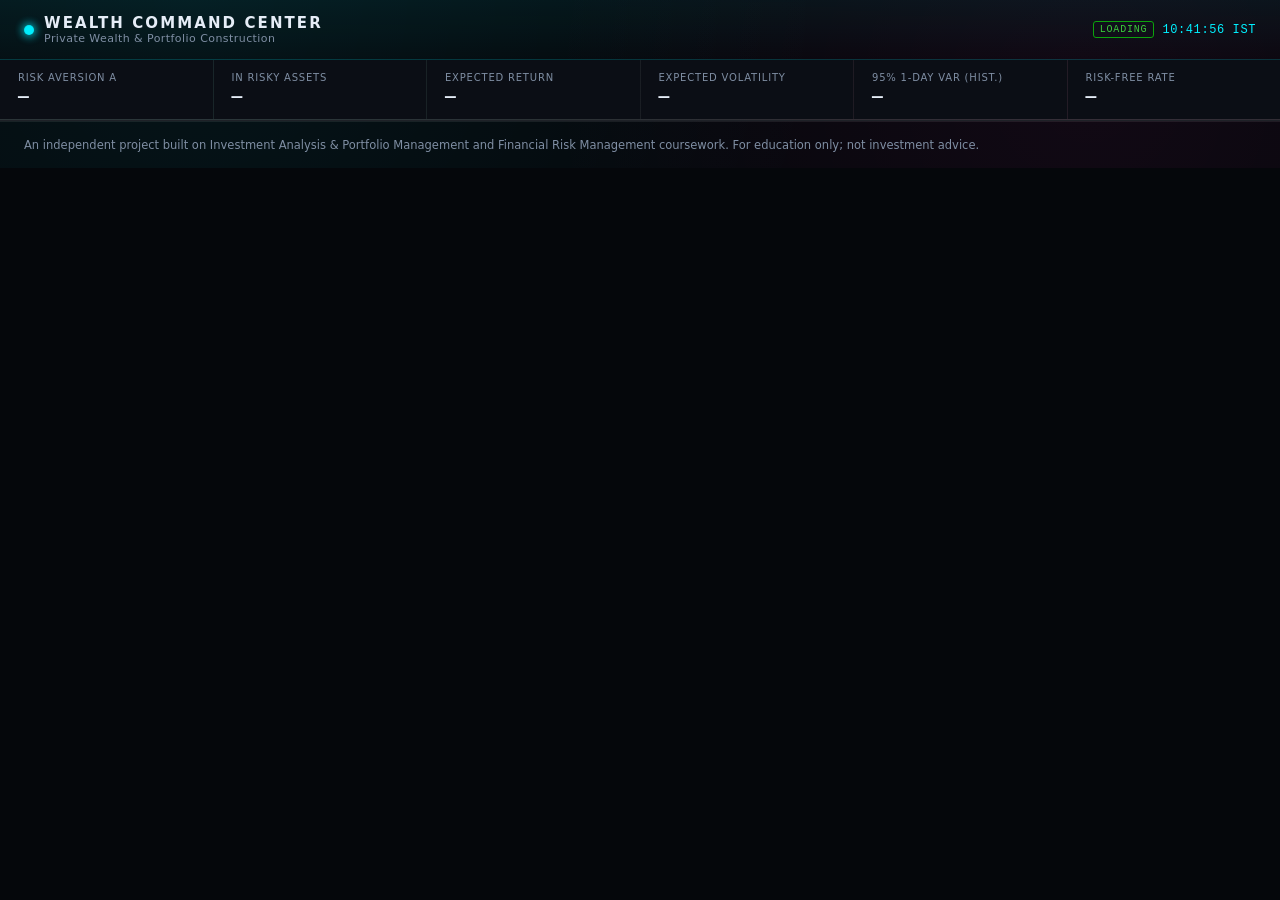
<file: index.html>
<!doctype html>
<html lang="en">
<head>
<meta charset="UTF-8" />
<meta http-equiv="refresh" content="0; url=site/" />
<title>Wealth Command Center</title>
<link rel="canonical" href="site/" />
</head>
<body style="background:#05070b;color:#e6edf7;font-family:system-ui,sans-serif">
<p><a href="site/" style="color:#00f0ff">Open Wealth Command Center</a></p>
</body>
</html>
</file>
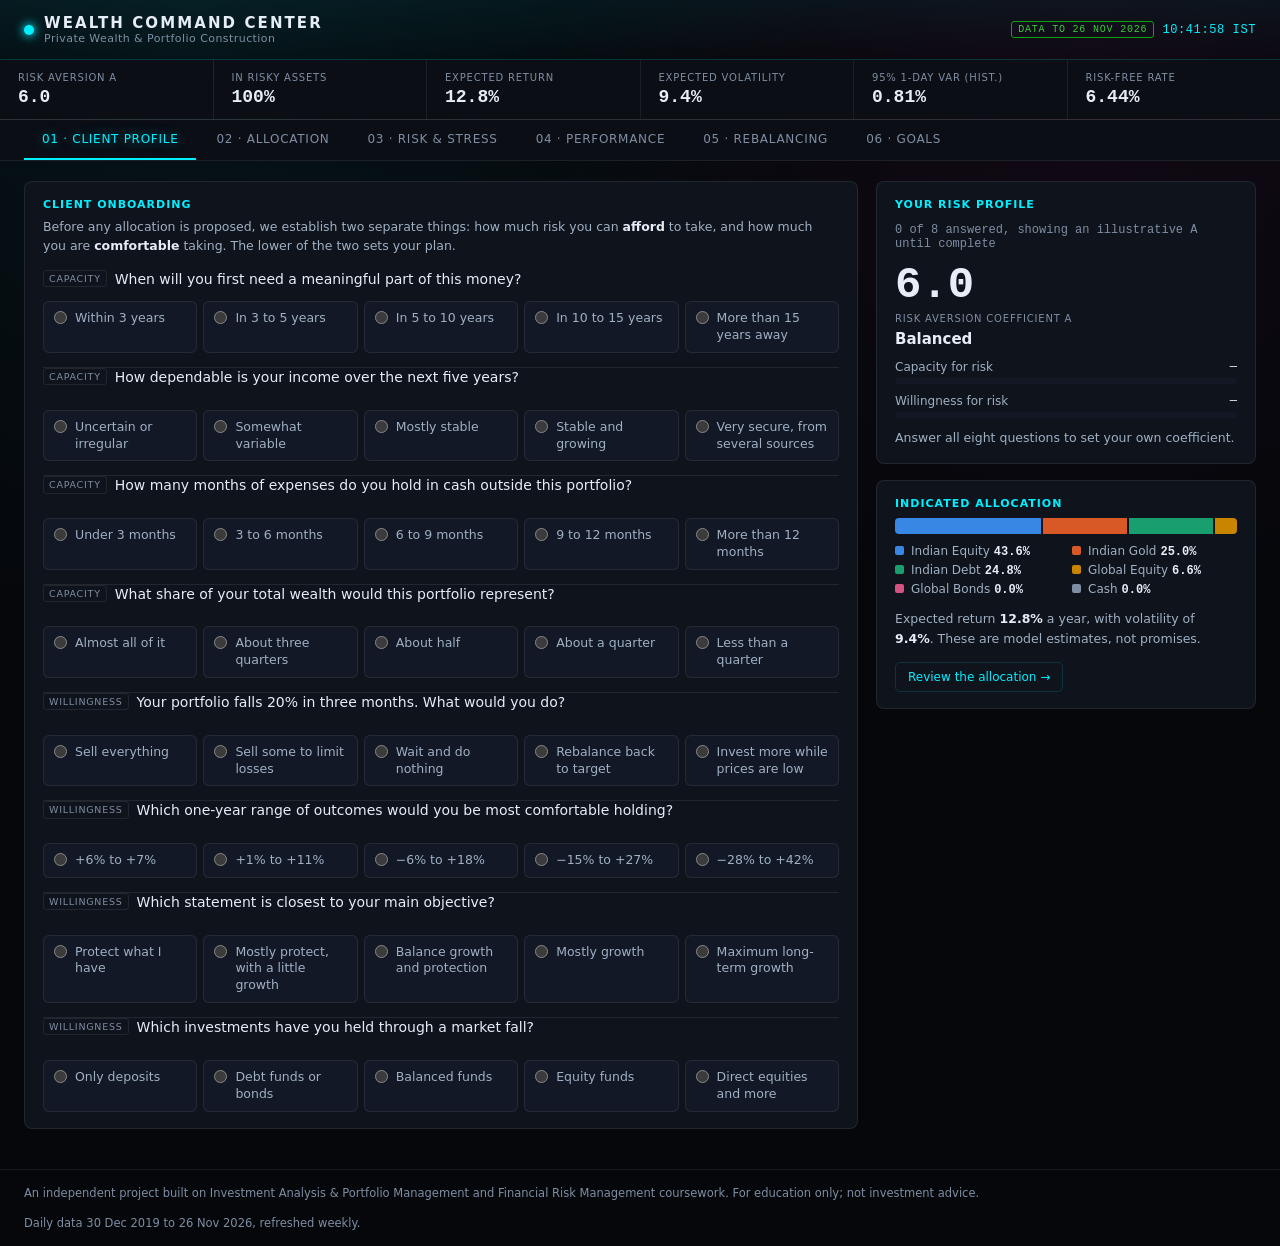
<file: site/index.html>
<!doctype html>
<html lang="en">
<head>
<meta charset="UTF-8" />
<meta name="viewport" content="width=device-width, initial-scale=1.0" />
<title>Wealth Command Center</title>
<meta name="description" content="A private wealth and portfolio construction platform: client risk profiling, N-asset efficient frontier, VaR and CVaR stress testing, Brinson attribution, rebalancing and goals-based Monte Carlo." />
<link rel="icon" href="data:image/svg+xml,%3Csvg xmlns='http://www.w3.org/2000/svg' viewBox='0 0 100 100'%3E%3Crect width='100' height='100' rx='18' fill='%2305070b'/%3E%3Cpath d='M18 76 C30 42 52 30 84 24' stroke='%2300f0ff' stroke-width='8' fill='none' stroke-linecap='round'/%3E%3Ccircle cx='52' cy='35' r='9' fill='%23ff2ec4'/%3E%3C/svg%3E" />
<link rel="stylesheet" href="css/style.css" />
</head>
<body>
<a class="skip-link" href="#main-content">Skip to main content</a>

<header class="app-header">
  <div class="brand">
    <span class="dot" aria-hidden="true"></span>
    <div>
      <h1>Wealth Command Center</h1>
      <div class="sub">Private Wealth &amp; Portfolio Construction</div>
    </div>
  </div>
  <div class="market-clock">
    <span class="live-badge" id="data-badge">LOADING</span>
    <span id="clock">--:--:--</span>
  </div>
</header>

<section class="kpi-strip" aria-label="Portfolio summary">
  <div class="kpi-tile"><div class="kpi-label">Risk Aversion A</div><div class="kpi-value" id="kpi-a">—</div></div>
  <div class="kpi-tile"><div class="kpi-label">In Risky Assets</div><div class="kpi-value" id="kpi-y">—</div></div>
  <div class="kpi-tile"><div class="kpi-label">Expected Return</div><div class="kpi-value" id="kpi-return">—</div></div>
  <div class="kpi-tile"><div class="kpi-label">Expected Volatility</div><div class="kpi-value" id="kpi-vol">—</div></div>
  <div class="kpi-tile"><div class="kpi-label">95% 1-Day VaR (Hist.)</div><div class="kpi-value" id="kpi-var">—</div></div>
  <div class="kpi-tile"><div class="kpi-label">Risk-Free Rate</div><div class="kpi-value" id="kpi-rf">—</div></div>
</section>

<nav class="tab-nav" role="tablist" aria-label="Platform modules" id="tab-nav"></nav>

<main id="main-content">
  <div id="panels"></div>
  <p class="load-error" id="load-error" hidden>The market data could not be loaded. Please refresh the page.</p>
</main>

<footer class="footer-note">
  <span>An independent project built on Investment Analysis &amp; Portfolio Management and Financial Risk Management coursework. For education only; not investment advice.</span>
  <span id="footer-data"></span>
</footer>

<script src="vendor/chart-4.4.9.umd.js"></script>
<script src="js/core.js"></script>
<script src="js/profile.js"></script>
<script src="js/allocation.js"></script>
<script src="js/risk.js"></script>
<script src="js/performance.js"></script>
<script src="js/rebalancing.js"></script>
<script src="js/goals.js"></script>
<script src="js/app.js"></script>
</body>
</html>
</file>
<file: site/css/style.css>
/* Dark terminal theme shared by every module. Neon accents are interface chrome only;
   chart series use the validated categorical palette defined in core.js. */

:root {
  color-scheme: dark;
  --page-bg: #05070b;
  --surface-1: #0b0e15;
  --surface-2: #0f131c;
  --surface-3: #131826;
  --border: rgba(0, 240, 255, 0.14);
  --border-soft: rgba(255, 255, 255, 0.08);
  --text-primary: #e6edf7;
  --text-secondary: #9fb0c3;
  --text-muted: #7f8ea3;
  --accent-cyan: #00f0ff;
  --accent-magenta: #ff2ec4;
  --accent-amber: #ffb020;
  --up: #0ca30c;
  --up-text: #3ccb3c;
  --down: #e34948;
  --down-text: #ff7675;
  --focus-ring: rgba(0, 240, 255, 0.55);
  --font: -apple-system, "Segoe UI", system-ui, sans-serif;
  --mono: "SFMono-Regular", "Consolas", "Cascadia Mono", "Liberation Mono", monospace;
}

* { box-sizing: border-box; }

html, body { margin: 0; padding: 0; background: var(--page-bg); color: var(--text-primary); font-family: var(--font); min-height: 100%; }

body {
  background-image:
    radial-gradient(circle at 15% 0%, rgba(0, 240, 255, 0.06), transparent 45%),
    radial-gradient(circle at 85% 10%, rgba(255, 46, 196, 0.05), transparent 40%);
  background-attachment: fixed;
}

a { color: var(--accent-cyan); }
::selection { background: rgba(0, 240, 255, 0.25); }

.skip-link { position: absolute; left: -999px; top: 0; background: var(--surface-2); color: var(--accent-cyan); padding: 8px 12px; z-index: 100; }
.skip-link:focus { left: 8px; top: 8px; }

button, input, select { font-family: inherit; }
button:focus-visible, input:focus-visible, select:focus-visible, label:focus-within { outline: 2px solid var(--focus-ring); outline-offset: 2px; }

.app-header { display: flex; align-items: center; justify-content: space-between; gap: 16px; padding: 14px 24px; border-bottom: 1px solid var(--border); background: linear-gradient(180deg, rgba(0, 240, 255, 0.05), transparent); flex-wrap: wrap; }
.brand { display: flex; align-items: center; gap: 10px; }
.brand .dot { width: 10px; height: 10px; border-radius: 50%; background: var(--accent-cyan); box-shadow: 0 0 8px 2px rgba(0, 240, 255, 0.7); animation: pulse 2.4s ease-in-out infinite; }
@keyframes pulse { 0%, 100% { opacity: 1; transform: scale(1); } 50% { opacity: 0.55; transform: scale(0.8); } }
@media (prefers-reduced-motion: reduce) { .brand .dot { animation: none; } }
.brand h1 { font-size: 15px; letter-spacing: 0.14em; text-transform: uppercase; margin: 0; font-weight: 700; }
.brand .sub { font-size: 11px; color: var(--text-muted); letter-spacing: 0.04em; }
.market-clock { font-family: var(--mono); font-size: 12px; color: var(--accent-cyan); letter-spacing: 0.05em; display: flex; align-items: center; gap: 8px; }
.live-badge { font-size: 10px; padding: 2px 6px; border: 1px solid var(--up); color: var(--up-text); border-radius: 3px; letter-spacing: 0.08em; }

.kpi-strip { display: grid; grid-template-columns: repeat(auto-fit, minmax(150px, 1fr)); gap: 1px; background: var(--border-soft); border-bottom: 1px solid var(--border-soft); }
.kpi-tile { background: var(--surface-1); padding: 12px 18px; }
.kpi-label { font-size: 10px; text-transform: uppercase; letter-spacing: 0.08em; color: var(--text-muted); margin-bottom: 4px; }
.kpi-value { font-family: var(--mono); font-size: 18px; font-weight: 600; font-variant-numeric: tabular-nums; }

.tab-nav { display: flex; gap: 2px; padding: 0 24px; border-bottom: 1px solid var(--border-soft); background: var(--surface-1); overflow-x: auto; }
.tab-btn { background: transparent; border: none; color: var(--text-muted); padding: 12px 18px; font-size: 12px; letter-spacing: 0.06em; text-transform: uppercase; cursor: pointer; border-bottom: 2px solid transparent; white-space: nowrap; }
.tab-btn:hover { color: var(--text-primary); }
.tab-btn.active { color: var(--accent-cyan); border-bottom-color: var(--accent-cyan); text-shadow: 0 0 12px rgba(0, 240, 255, 0.5); }
.tab-panel { display: none; padding: 20px 24px 40px; max-width: 1500px; margin: 0 auto; }
.tab-panel.active { display: block; }

.panel-grid { display: grid; grid-template-columns: 320px minmax(0, 1fr); gap: 18px; align-items: start; }
.panel-grid.wide-left { grid-template-columns: minmax(0, 1fr) 380px; }
.two-col { display: grid; grid-template-columns: repeat(2, minmax(0, 1fr)); gap: 16px; }
.two-col > .card + .card { margin-top: 0; }
@media (max-width: 1000px) { .panel-grid, .panel-grid.wide-left, .two-col { grid-template-columns: minmax(0, 1fr); } }

.card { background: var(--surface-2); border: 1px solid var(--border-soft); border-radius: 8px; padding: 16px 18px; min-width: 0; }
.card + .card, .two-col + .card, .card + .two-col, .two-col + .two-col, .stat-row + .card, .card + .stat-row, .stat-row + .two-col { margin-top: 16px; }
.card-title { font-size: 11px; text-transform: uppercase; letter-spacing: 0.09em; color: var(--accent-cyan); margin: 0 0 6px; font-weight: 600; }
.card-desc { font-size: 12.5px; line-height: 1.55; color: var(--text-secondary); margin: 0 0 14px; }
.card-desc:last-child { margin-bottom: 0; }
.card-desc strong { color: var(--text-primary); }

.sticky { position: sticky; top: 12px; }
@media (max-width: 1000px) { .sticky { position: static; } }

.control-group { margin-bottom: 16px; }
.control-group:last-child { margin-bottom: 0; }
.control-label { display: flex; justify-content: space-between; font-size: 12px; color: var(--text-secondary); margin-bottom: 6px; gap: 10px; }
.control-label .value { font-family: var(--mono); color: var(--text-primary); }
input[type="range"] { width: 100%; accent-color: var(--accent-cyan); }
input[type="number"], select { width: 100%; background: var(--surface-3); color: var(--text-primary); border: 1px solid var(--border-soft); border-radius: 5px; padding: 8px 10px; font-family: var(--mono); font-size: 13px; }
.range-scale { display: flex; justify-content: space-between; font-size: 10px; color: var(--text-muted); font-family: var(--mono); }

.seg { display: flex; gap: 2px; background: var(--surface-3); border-radius: 6px; padding: 2px; }
.seg button { flex: 1; background: transparent; border: 0; color: var(--text-secondary); font-size: 12px; padding: 6px 8px; border-radius: 4px; cursor: pointer; }
.seg button.active { background: rgba(0, 240, 255, 0.14); color: var(--accent-cyan); }

.btn { background: transparent; border: 1px solid var(--border); color: var(--accent-cyan); font-size: 12px; padding: 7px 12px; border-radius: 5px; cursor: pointer; }
.btn:hover { background: rgba(0, 240, 255, 0.08); }

.stat-row { display: grid; grid-template-columns: repeat(auto-fit, minmax(170px, 1fr)); gap: 12px; }
.stat-box { background: var(--surface-2); border: 1px solid var(--border-soft); border-radius: 8px; padding: 12px 14px; min-width: 0; }
.stat-label { font-size: 10px; text-transform: uppercase; letter-spacing: 0.08em; color: var(--text-muted); margin-bottom: 4px; }
.stat-value { font-family: var(--mono); font-size: 20px; font-weight: 600; font-variant-numeric: tabular-nums; overflow-wrap: anywhere; }
.stat-sub { font-size: 11px; color: var(--text-secondary); margin-top: 3px; font-family: var(--mono); }

.chart-box { position: relative; height: 340px; }
.chart-box.tall { height: 460px; }
.chart-box.short { height: 260px; }
@media (max-width: 640px) { .chart-box, .chart-box.tall { height: 300px; } }

.table-wrap { overflow-x: auto; }
table.data { width: 100%; border-collapse: collapse; font-size: 12px; }
table.data th { text-align: right; font-size: 10px; text-transform: uppercase; letter-spacing: 0.06em; color: var(--text-muted); font-weight: 600; padding: 6px 8px; border-bottom: 1px solid var(--border-soft); white-space: nowrap; }
table.data td { text-align: right; padding: 6px 8px; border-bottom: 1px solid rgba(255, 255, 255, 0.04); font-family: var(--mono); font-variant-numeric: tabular-nums; white-space: nowrap; }
table.data th:first-child, table.data td:first-child { text-align: left; font-family: var(--font); }
table.data tr.total td { font-weight: 700; border-top: 1px solid var(--border-soft); }
table.data td.pos { color: var(--up-text); }
table.data td.neg { color: var(--down-text); }
.swatch { display: inline-block; width: 9px; height: 9px; border-radius: 2px; margin-right: 7px; vertical-align: baseline; }

.notice { font-size: 12.5px; line-height: 1.55; color: var(--text-secondary); border-left: 2px solid var(--accent-amber); background: rgba(255, 176, 32, 0.06); padding: 10px 12px; border-radius: 0 6px 6px 0; margin: 0 0 14px; }
.notice strong { color: var(--text-primary); }

.alloc-bar { display: flex; gap: 2px; height: 16px; margin: 8px 0 10px; }
.alloc-bar span { display: block; min-width: 2px; }
.alloc-bar span:first-child { border-radius: 4px 0 0 4px; }
.alloc-bar span:last-child { border-radius: 0 4px 4px 0; }
.alloc-legend { display: grid; grid-template-columns: repeat(auto-fill, minmax(140px, 1fr)); gap: 4px 12px; font-size: 12px; color: var(--text-secondary); }
.alloc-legend b { font-family: var(--mono); font-weight: 600; color: var(--text-primary); margin-left: 4px; }

/* Client profile */
.question { padding: 14px 0; border-bottom: 1px solid var(--border-soft); border-top: 0; border-left: 0; border-right: 0; margin: 0; }
.question:first-of-type { padding-top: 4px; }
.question:last-of-type { border-bottom: 0; padding-bottom: 0; }
.question legend { font-size: 14px; color: var(--text-primary); padding: 0; margin-bottom: 8px; font-weight: 500; line-height: 1.4; }
.question .q-tag { display: inline-block; font-size: 9.5px; text-transform: uppercase; letter-spacing: 0.08em; color: var(--text-muted); border: 1px solid var(--border-soft); border-radius: 3px; padding: 1px 5px; margin-right: 8px; vertical-align: 2px; }
.options { display: grid; gap: 6px; grid-template-columns: repeat(auto-fit, minmax(150px, 1fr)); }
.option { display: flex; align-items: flex-start; gap: 8px; background: var(--surface-3); border: 1px solid var(--border-soft); border-radius: 6px; padding: 8px 10px; font-size: 12.5px; color: var(--text-secondary); cursor: pointer; line-height: 1.35; }
.option:hover { border-color: var(--border); }
.option:has(input:checked) { border-color: var(--accent-cyan); color: var(--text-primary); background: rgba(0, 240, 255, 0.07); }
.option input { margin: 1px 0 0; accent-color: var(--accent-cyan); }
.big-number { font-family: var(--mono); font-size: 44px; font-weight: 700; line-height: 1; }
.profile-name { font-size: 15px; font-weight: 600; margin: 6px 0 12px; }
.meter { margin-bottom: 10px; }
.meter-head { display: flex; justify-content: space-between; font-size: 12px; color: var(--text-secondary); margin-bottom: 4px; }
.meter-head span:last-child { font-family: var(--mono); color: var(--text-primary); }
.meter-track { height: 6px; border-radius: 3px; background: var(--surface-3); overflow: hidden; }
.meter-fill { height: 100%; background: #3987e5; border-radius: 3px; }
.progress-note { font-size: 12px; color: var(--text-muted); font-family: var(--mono); }

/* Correlation heatmap */
.heatmap { display: grid; gap: 2px; font-family: var(--mono); font-size: 10.5px; min-width: 620px; }
.heatmap .hm-label { color: var(--text-secondary); display: flex; align-items: center; font-size: 10px; white-space: nowrap; overflow: hidden; }
.heatmap .hm-col { justify-content: center; writing-mode: vertical-rl; transform: rotate(180deg); padding: 3px 0; height: 76px; }
.heatmap .hm-cell { aspect-ratio: 1.45; display: flex; align-items: center; justify-content: center; border-radius: 3px; }
.heat-legend { display: flex; align-items: center; gap: 8px; font-family: var(--mono); font-size: 10.5px; color: var(--text-secondary); margin-top: 10px; }
.heat-legend i { flex: 0 1 180px; height: 8px; border-radius: 3px; background: linear-gradient(90deg, #184f95, #3987e5 25%, #383835 50%, #e66767 75%, #a62d2d); }

.footer-note { display: flex; justify-content: space-between; gap: 16px; flex-wrap: wrap; padding: 16px 24px; border-top: 1px solid var(--border-soft); color: var(--text-muted); font-size: 11.5px; }
.load-error { color: var(--down-text); padding: 24px; }

@media (max-width: 640px) {
  .app-header, .tab-panel, .footer-note { padding-left: 16px; padding-right: 16px; }
  .tab-nav { padding: 0 8px; }
  .kpi-strip { grid-template-columns: repeat(2, minmax(0, 1fr)); }
  .kpi-tile { padding: 10px 16px; }
}
</file>
